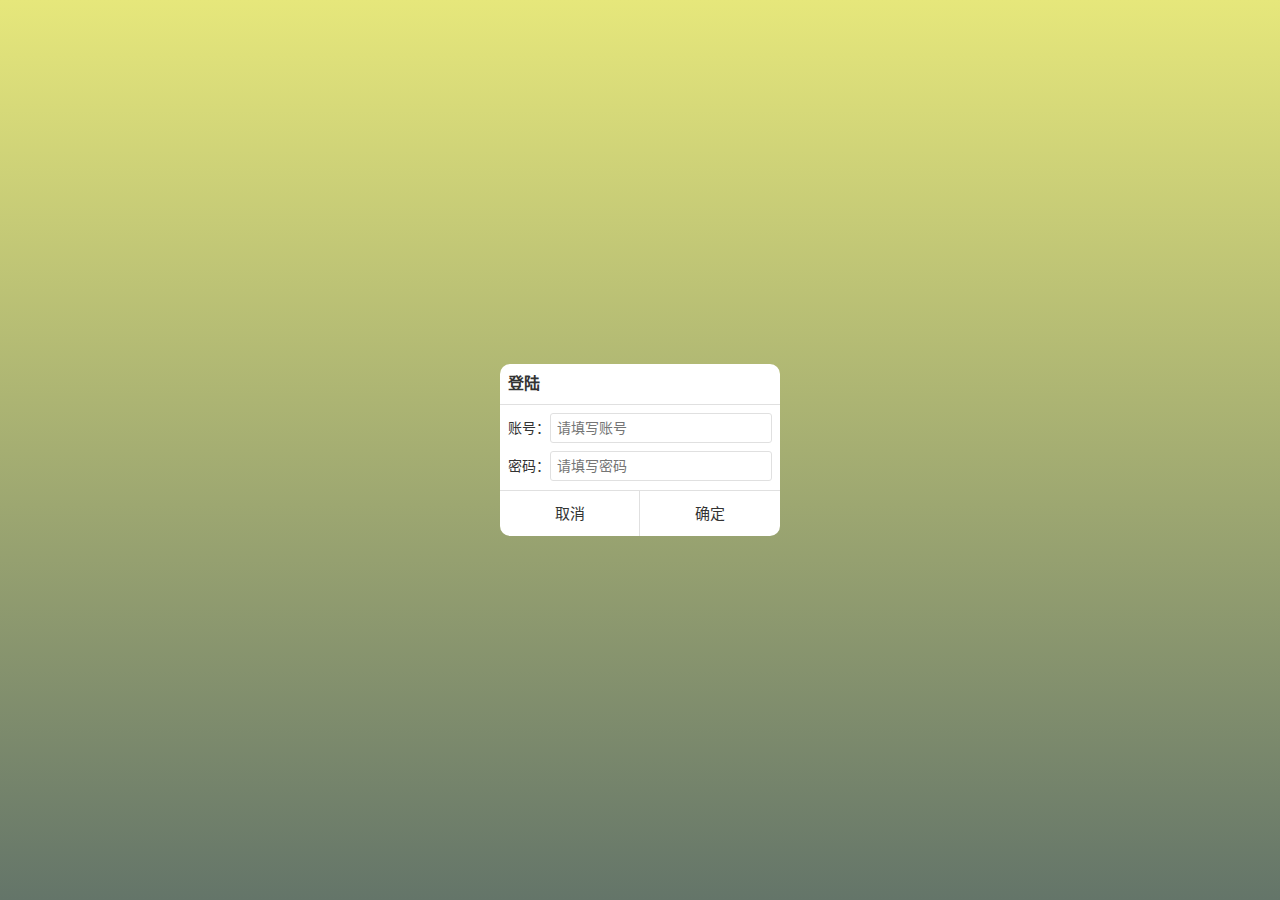
<file: 1/index.html>
<!DOCTYPE html>
<html lang="Zh-cn">
<head>
	<meta http-equiv="content-type" content="text/html;charset=utf-8" />
	<meta http-equiv="X-UA-Compatible" content="Chrome=1.0,IE=edge" />
	<meta name="viewport" content="width=device-width,initial-scale=1.0,user-scalable=no"/>
	<meta name="description" content=""/>
	<meta name="Keywords" content=""/>
	<meta name="renderer" content=""/>
	<title>登陆</title>
	<script type="text/javascript">
		(function(){
			//页面设配
			var doc = document.documentElement || document.body;
			var _width = doc.offsetWidth;
			_width = _width>640?640:_width;
			doc.style.fontSize = _width/6.4 + 'px';
			//添加页面自动触发点击背景色行为
			function addEvent(dom,type,handler){
				return dom.addEventListener?dom.addEventListener(type,handler,false):dom.attactEvent("on"+type,handler);
			};

			addEvent(window,'touchstart',function(){});
		})();
	</script>
	<style type="text/css">
	/*****
	*
	*
	*浏览器重置样式
	*
	******/
		body{
			font-size:14px;
			font-family:"Microsoft YaHei",Verdana,Arial,Helvetica,sans-serif;
			color:#333;
			display:block;
			background-color:rgba(0,0,0,1);
			margin:0px;
			padding:0px;
		}
		div,em,strong,p,span,a,input,ol,header,footer,article,aside,section,nav,table,tbody,tr,td,tbody,thead,mark,ul,li,ol,form{
			margin:0px;
			padding:0px;
			vertical-align:baseline;
			border:0px;
			font:inherit;
		}
		a{
			text-decoration:none;
			color:inherit;
		}
		img{
			border:0px;
		}
		button,input{
			outline:none;
			-webkit-appearance:none;
		}
		*{
			-webkit-box-sizing:border-box;
			-moz-box-sizing:border-box;
			box-sizing:border-box;
			-webkit-text-size-adjust:100%!important;
			text-size-adjust:100%!important;
			-webkit-tap-highlight-color:rgba(0,0,0,0)!important;
			tap-highlight-color:rgba(0,0,0,0)!important;
		}
		/*自适应图片*/
		.img-responsive{
			display:block;
			max-width:100%;
			height:auto;
			margin:0px auto;
		}
		/*文字省略显示*/
		.text-ellipsis{
			display:block;
			overflow:hidden;
			-webkit-text-overflow:ellipsis;
			-o-text-overflow:ellipsis;
			word-break:break-all;
			white-space:nowrap;
		}
		/*dlm活动背景样色即默认样式*/
		.dlm-bg-container{
			width:6.4rem;
			margin:0px auto;
			background-color:rgba(0,0,0,1);
			padding-bottom:15px;
		}
		/*圆角样式*/
		.border-radius-little{
			-webkit-border-radius:0.15rem;
			-moz-border-radius:0.15rem;
			-ms-border-radius:0.15rem;
			-o-border-radius:0.15rem;
			border-radius:0.15rem;
		}
		/*清除paddnig-bottom*/
		.padding-bottom-none{
			padding-bottom:0px!important;
		}
		/*盒子样式*/
		.sc-box{
			margin:0px auto;
			width:6.4rem;
			overflow:hidden;
		}



		/***
		*
		*
		*登陆窗样式
		*
		* css命名规范采用bem(Block Element Modified)
		*
		****/

		.sc-login-box{
			min-width:100%;
			min-height:100%;
			position:fixed;
			z-index:9;
			background: #e6e77b;
			background: -moz-linear-gradient(top,  #e6e77b 0%, #647569 100%);
			background: -webkit-gradient(linear, left top, left bottom, color-stop(0%,#e6e77b), color-stop(100%,#647569));
			background: -webkit-linear-gradient(top,  #e6e77b 0%,#647569 100%);
			background: -o-linear-gradient(top,  #e6e77b 0%,#647569 100%);
			background: -ms-linear-gradient(top,  #e6e77b 0%,#647569 100%);
			background: linear-gradient(to bottom,  #e6e77b 0%,#647569 100%);
			filter: progid:DXImageTransform.Microsoft.gradient( startColorstr='#000000', endColorstr='#647569',GradientType=0 );
		}
		:root .sc-login-box{filter:none;}
		.sc-login{
			position:absolute;
			left:50%;
			top:50%;
			-webkit-transform:translate(-50%,-50%);
			-moz-transform:translate(-50%,-50%);
			-ms-transform:translate(-50%,-50%);
			-o-transform:translate(-50%,-50%);
			transform:translate(-50%,-50%);
			max-width:280px;
			width:80%;
			color:#333;
			line-height:2.0em;
			font-weight:normal;
			background-color:#fff;
			-webkit-border-radius:0.10rem;
			-moz-border-radius:0.10rem;
			-o-border-radius:0.10rem;
			border-radius:0.10rem;
		}
		.sc-login__title{
			line-height:40px;
			font-size:16px;
			padding:0px 8px;
			border-bottom:1px solid #e0e0e0;
			margin:0px;
		}
		.sc-login__input{
			padding:0px 8px;
			padding-bottom:1px;
			border-bottom:1px solid #e0e0e0;
		}
		.sc-login__input > label{
			display:block;
			overflow:hidden;
			line-height:30px;
			font-size:14px;
			margin:8px 0px;
			position:relative;
			padding-left:3.0em;
		}
		.sc-login__input .label{
			display:block;
			position:absolute;
			left:0px;
			top:0px;
			width:3.0em;
			z-index:1;
		}
		.sc-login__input .input{
			border:1px solid #e0e0e0;
			width:100%;
			padding:4px 6px;
			line-height:20px;
			-webkit-border-radius:3px;
			-moz-border-radius:3px;
			-o-border-radius:3px;
			border-radius:3px;
		}
		.sc-login__btn{
			overflow:hidden;
			line-height:45px;
			text-align:center;
			font-size:15px;
			color:#333;
		}
		.sc-login__btn .btn{
			display:block;
			width:50%;
			float:left;
		}
		.sc-login__btn .btn:first-child{
			border-right:1px solid #e0e0e0;
		}
		.sc-login__btn .btn:active{
			background-color:#eee;
			color:#fff;
		}
	</style>
</head>
<body>

<!--包装容器 _start-->
<div class="sc-box sc-login-box">
	<div class="sc-login" id="sc-login">
		<h2 class="text-ellipsis sc-login__title">登陆</h2>
		<div class="sc-login__input">
			<label><span class="label">账号：</span><input class="input" type="text" placeholder="请填写账号"/></label>
			<label><span class="label">密码：</span><input class="input" type="password" placeholder="请填写密码"/></label>
		</div>
		<div class="sc-login__btn">
			<a class="login_cancel btn" href="javascript:void(0);" title="#">取消</a>
			<a class="login_ensure btn" href="javascript:void(0);" title="#">确定</a>
		</div>
	</div>
</div>
<!--包装容器 _end-->
<!-- <script type="text/javascript" src="./js/jquery.min.js"></script> -->
<!--进度条js-->
<!-- <script type="text/javascript" src="./js/process.js"></script> -->
<script type="text/javascript">
	/**
	*
	* 向外暴露一个接口Login，为了减少命名冲突，相关操作在其实例属性或者方法上执行
	*
	**/
	function Login(){
		this.init.apply(this,arguments);
	};
	Login.prototype = {
		/***
		*id参数用于获取login弹窗
		*config用于设置相关回调参数等
		*/
		init:function(id,config){
			var login_dom = (typeof id === 'string')?document.getElementById(id):id;
			if(!login_dom){
				return;
			};
			//登陆框隐藏操作
			function hide(){
				login_dom.style.display = 'none';
			};
			//点击取消按钮操作
			login_dom.querySelector('.login_cancel').onclick = function(){
				hide();
				if(config.cancel){
					config.cancel();
				};
			};
			//点击确定按钮操作
			login_dom.querySelector('.login_ensure').onclick = function(){
				hide();
				if(config.ensure){
					config.ensure();
				};
			};
		}
	};

	//注：实际使用过程中，根据需要写在window.onload或jquery的$回调函数里面调用
	setTimeout(function(){
		//调用
		new Login('sc-login',{
			cancel:function(){
				//点击取消按钮脚本 goes here
				console.log('取消');
			},
			ensure:function(){
				//点击确定按钮脚本 goes here
				console.log('确定');
			}
		});

	},0);
</script>
</body>
</html>
</file>
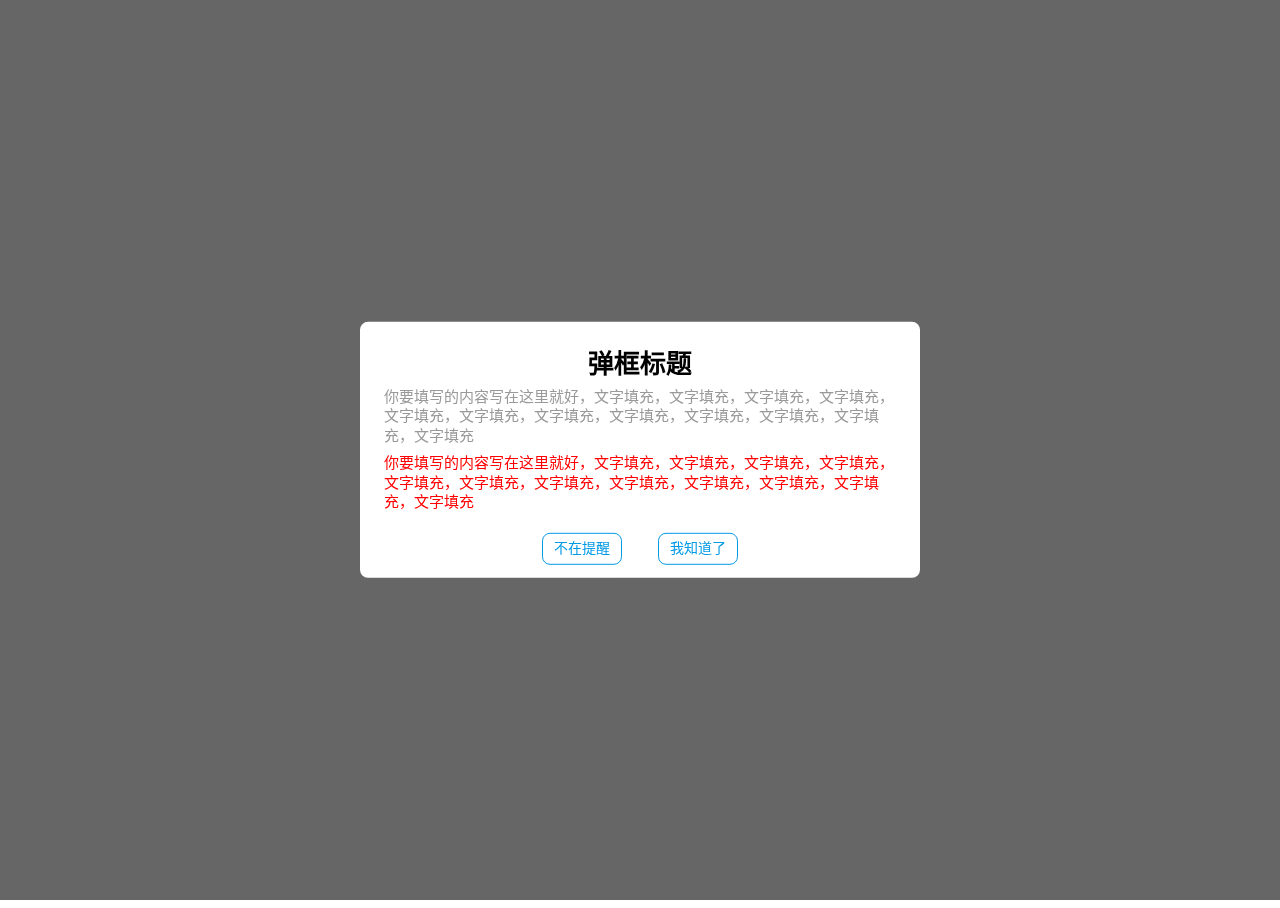
<file: 2/index.html>
<!DOCTYPE html>
<html lang="Zh-cn">
<head>
	<meta http-equiv="content-type" content="text/html;charset=utf-8"/>
	<meta http-equiv="X-UA-Compatible" content="IE=edge,Chrome=1.0"/>
	<meta name="viewport" content="width=device-width,initial-scale=1.0,user-scalable=no"/>
	<meta name="render" content="webkit"/>
	<meta name="Keywords" content=""/>
	<meta name="description" content=""/>
	<title>提交用户信息</title>


	<script type="text/javascript">
		function addEvent(dom,type,handler){
			return dom.addEventListener?dom.addEventListener(type,handler,false):dom.attachEvent("on"+type,handler);
		};
		addEvent(window,"click",function(){});
		//界面设配脚本
		(function(){
			var doc = document.documentElement || document.body;
			var _width = doc.offsetWidth;
			_width = _width>640?640:_width;
			doc.style.fontSize = _width/6.4 + 'px';			
		})();

		//弹框处理脚本
		function TkDetail(){
			this.init.apply(this,arguments);
		};
		TkDetail.prototype = {
			init:function(id,config){
				var _this = this;
				_this.wrap = typeof id === "string"?document.getElementById(id):id;
				var no_remind = document.getElementById('no-remind');
				//点击不再提醒触发的回调
				if(no_remind){
					no_remind.onclick = function(e){
						_this.disNone(e);
						if(config.noRemind){
							config.noRemind.apply(_this,arguments);
						};
					};					
				};
				//点击我知道了触发的回调
				var already_know = document.getElementById('already-know');
				if(already_know){
					already_know.onclick = function(e){
						_this.disNone(e);
						if(config.alreadyKnow){
							config.alreadyKnow.apply(_this,arguments);
						};
					};
				};
			},
			//阻止冒泡
			stopPropagation : function(e){
				var e = e || window.event;
				if(e.stopPropagation){
					e.stopPropagation();
				}else{
					e.cancelBubble = true;
				};
			},
			//隐藏弹框
			disNone : function(e){
				var _this = this;
				this.stopPropagation(e);
				this.wrap.style.display = 'none';
			}
		};

		//执行脚本
		window.onload = function(){
			//调用方式
			new TkDetail('vote_ensure',{
				//点击不再提醒触发的回调
				noRemind:function(){
					console.log('不在提醒！');
				},
				//点击我知道了触发的回调
				alreadyKnow:function(){
					console.log('我知道了！');
				}
			});
			//这段脚本，正式版本的删除，换成其它脚本点击触发弹框显示
			document.body.onclick = function(){
				document.getElementById('vote_ensure').style.display = 'block';
			}
		};

	</script>
	<style type="text/css">
		/*****
		*
		*
		* 注，这个组件css和html部分是在we ui的基础上修改的
		*
		*
		*/
		/*确认投票样式*/
		.user_vote_ensure{
			opacity:1;
			filter:alpha(opacity=100);
			font-size:16px;
			// display:none;
		}
		.user_vote_ensure ._mask{
			position: fixed;
		    z-index: 1000;
		    top: 0;
		    right: 0;
		    left: 0;
		    bottom: 0;
		    background: rgba(0, 0, 0, 0.6);
		}
		.user_vote_ensure .dialog_block{
			position: fixed;
		    z-index: 5000;
		    width: 80%;
		    max-width: 300px;
		    top: 50%;
		    left: 50%;
		    -webkit-transform: translate(-50%, -50%);
		    transform: translate(-50%, -50%);
		    background-color: #FFFFFF;
		    text-align: center;
		    border-radius: 3px;
		    overflow: hidden;
		}
		.dialog_block .title{
			padding: 1.3em 1.6em 0.5em;
		}
		.dialog_block .txt_tips{
			padding: 0 1.6em 0.8em;
		    min-height: 40px;
		    font-size: 15px;
		    line-height: 1.3;
		    word-wrap: break-word;
		    word-break: break-all;
		    color: #999999;
		}
		.dialog_block .title .txt{
			font-size:18px;
			font-weight:400;
		}
		.dialog_block .dialog_btn{
			position: relative;
		    line-height: 48px;
		    font-size: 18px;
		    display: -webkit-box;
		    display: -webkit-flex;
		    display: flex;
		}
		.dialog_block .dialog_btn:after{
			content: " ";
		    position: absolute;
		    left: 0;
		    top: 0;
		    right: 0;
		    height: 1px;
		    border-top: 1px solid #D5D5D6;
		    color: #D5D5D6;
		    -webkit-transform-origin: 0 0;
		    transform-origin: 0 0;
		    -webkit-transform: scaleY(0.5);
		    transform: scaleY(0.5);
		}
		.dialog_btn .d_btn{
			display: block;
		    -webkit-box-flex: 1;
		    -webkit-flex: 1;
		    flex: 1;
		    color: #3CC51F;
		    text-decoration: none;
		    -webkit-tap-highlight-color: rgba(0, 0, 0, 0);
		    position: relative;
		}
		.d_btn.d_cancel{
			color:#353535;
		}
		.d_btn.d_sure:after{
			content: " ";
		    position: absolute;
		    left: 0;
		    top: 0;
		    width: 1px;
		    bottom: 0;
		    border-left: 1px solid #D5D5D6;
		    color: #D5D5D6;
		    -webkit-transform-origin: 0 0;
		    transform-origin: 0 0;
		    -webkit-transform: scaleX(0.5);
		    transform: scaleX(0.5);
		}
		#votedUser{
			color:#cda750;
		}
		/*2017-03-28 更新样式开始*/
		/**
		*
		* 使用bem构造css
		*
		*/
		.dialog-zdy{
			text-align: center;
			padding-bottom: 0.6em;
		}
		.dialog-zdy__box{
			display: inline-block;
			width: 14em;
			font-size: 14px;
			line-height: 30px;
		}
		.dialog-zdy__box:after{
			content: '';
			overflow: hidden;
			visibility: hidden;
			clear: both;
			height: 0px;
			display: block;
		}
		.dialog-zdy__btn{
			float: left;
			display: block;
			text-decoration: none;
			color: #029AE5;
			padding: 0em 0.8em;
			border: 1px solid #029AE5;
			-webkit-border-radius: 8px;
			-moz-border-radius: 8px;
			-ms-border-radius: 8px;
			-o-border-radius: 8px;
			border-radius: 8px;
			cursor: pointer;
			overflow: hidden;
			outline: none;
			-webkit-tap-highlight-color: rgba(0,0,0,0)!important;
			tap-highlight-color: rgba(0,0,0,0)!important;
		}
		.dialog-zdy__btn:active{
			background-color: #eee;
		}
		.dialog-zdy__btn:last-child{
			float: right;
		}
		.dialog-z-text{
			text-align: left;
		}
		.dialog-z-text__text{
			padding-bottom: 8px;
			margin: 0px;
		}
		.dialog-z-text__text_red{
			color: #ff0101;
		}
		.dialog-box-zdy{
			max-width: 560px!important;
			-webkit-border-radius: 8px!important;
			-moz-border-radius: 8px!important;
			border-radius: 8px!important;
		}
		html,body{
			display: block;
			height: 100%;
		}
		/*2017-03-28 更新样式结束*/
	</style>
</head>
<body>



<!--用户确认弹框-->
  <div class="user_vote_ensure" id="vote_ensure">
    <div class="_mask"></div>
    <div class="dialog_block dialog-box-zdy">
      <div class="title"> <strong class="txt" style="font-weight:bold;font-size:26px;">弹框标题</strong></div>

      <div class="txt_tips dialog-z-text">
      	<p class="dialog-z-text__text">你要填写的内容写在这里就好，文字填充，文字填充，文字填充，文字填充，文字填充，文字填充，文字填充，文字填充，文字填充，文字填充，文字填充，文字填充</p>
      	<p class="dialog-z-text__text dialog-z-text__text_red">你要填写的内容写在这里就好，文字填充，文字填充，文字填充，文字填充，文字填充，文字填充，文字填充，文字填充，文字填充，文字填充，文字填充，文字填充</p>
      </div>
      <div class="dialog-zdy">
      	<div class="dialog-zdy__box">
      		<a class="dialog-zdy__btn" id="no-remind" href="javascript:void(0);">不在提醒</a>
      		<a class="dialog-zdy__btn" id="already-know" href="javascript:void(0);">我知道了</a>
      	</div>
      </div>
<!--       <div class="dialog_btn">
        <a class="d_btn d_cancel" href="javascript:void(0);" title="#">取消</a>
        <a class="d_btn d_sure" href="javascript:void(0);" title="#">确认</a>
      </div> -->
    </div>
  </div>


</body>
</html>
</file>
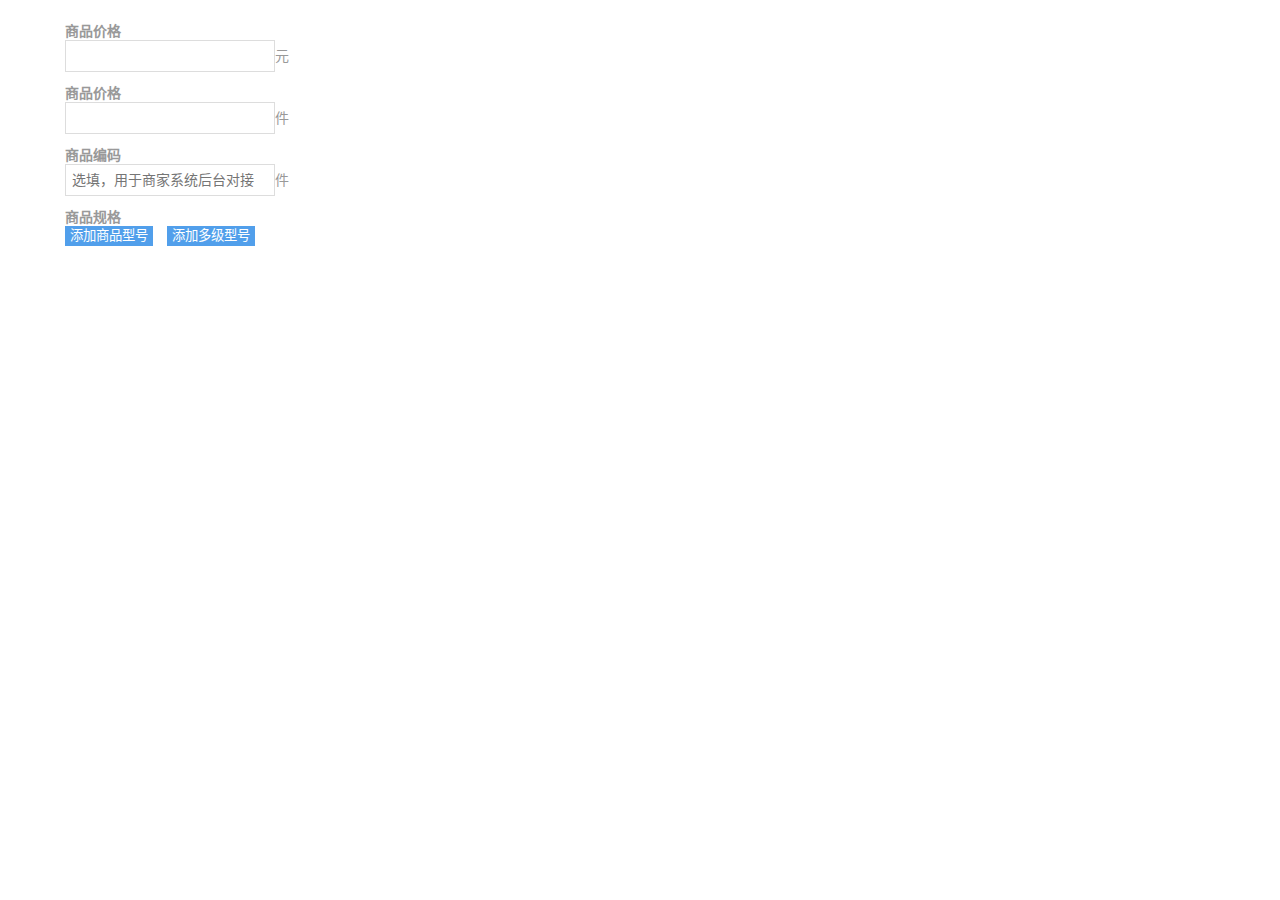
<file: 4/index.html>
<!DOCTYPE html>
<html lang="Zh-cn">
<head>
	<meta http-equiv="content-type" content="text/html;charset=utf-8"/>
	<meta http-equiv="X-UA-Compatible" content="IE=edge,Chrome=1.0"/>
	<meta name="webkit" content="renderer"/>
	<meta name="Keywords" content=""/>
	<meta name="description" content=""/>
	<link rel="stylesheet" type="text/css" href="reset.css">
	<link rel="stylesheet" type="text/css" href="style.css">
	<title>商品属性规格添加</title>
</head>
<body>
<div class="SP">
	<div id="primary_data_wrap">
		<div class="sp__item">
			<h4>商品价格</h4>
			<input type="text"/>元
		</div>
		<div class="sp__item">
			<h4>商品价格</h4>
			<input type="text"/>件
		</div>
		<div class="sp__item">
			<h4>商品编码</h4>
			<input type="text" placeholder="选填，用于商家系统后台对接"/>件
		</div>
	</div>
	<div id="second_data_wrap">
		<div class="sp__item">
			<h4>商品规格</h4>
			<div class="mup-spec" id="mup-spec">
<!-- 				<div class="mup-spec__item" origin-ref-data="颜色">
					<h5>颜色：</h5>
					<div class="_nav">
						<ul><li class="active" origin-data="红色">红色</li><li origin-data="绿色">绿色</li></ul>
					</div>
					<div><input type="text"/><button>新建</button></div>
				</div> -->
			</div>
		</div>
		<div class="sp__item" id="change_wrap2">
			<button>修改多级型号</button>
		</div>
	</div>
	<div class="sp__item">
		<h4 id="yc_title" style="display:none;">商品型号</h4>
		<table id="sp__table">
		</table>
	</div>
	<div class="sp__item" id="change_wrap1">
		<h4>商品规格</h4>
		<button id="singleSpec">添加商品型号</button>
		<button id="add_spec">添加多级型号</button>
	</div>
</div>

<!--弹框 start-->
<div class="tk" id="tk">
	<div class="tk__mask"></div>
	<div class="tk__wrap">
		<h2 class="tk__title">选择商品型号</h2>
		<div class="tk__option">
			<ul id="a_m">
<!-- 				<li>内存</li>
				<li>尺寸</li>
				<li>颜色</li> -->
			</ul>
			<div class="_input">
				<input id="new_spec_input" type="text"/><a id="add_new_spec" class="btn" href="javascript:void(0);" title="#">新建</a>
			</div>
		</div>
		<div class="tk__bottom">
			<button id="jmclose_tk" type="button">取消</button>
			<button id="close_tk" type="button" class="ensure">确定</button>
		</div>
	</div>
</div>
<!--弹框 end-->
<script type="text/javascript" src="jquery.min.js"></script>
<script type="text/javascript">
	//这里模拟一个后台数据
	var alternative_models_data = [
		//尺寸
		{
			model_name:'尺寸',
			alternative_data:['X','S','M'],
			is_currentUse:false	
		},
		//颜色
		{
			model_name:'颜色',
			alternative_data:['红色','绿色','蓝色'],
			is_currentUse:false
		},
		//内存
		{
			model_name:'内存',
			alternative_data:['8G','16G'],
			is_currentUse:false
		}

	];

	//模拟数据的深赋值，用于保存更改之前的原有数据
	//默认值为null
	var origin_mock_data = null; 
	$(function(){
		//添加商品型号
		//是否单一商品型号
		var isSingle = true;
		//是否单一型号添加过
		var singled = false;
		//是否第一次添加商品多级属性
		var isFirstTimeAddMulLevel = true;
		//待更新表格数数据，
		var will_update_table_data = [];
		//定义一个更新表格的data模型
		var update_table_data_model = [];
		//非正常关闭弹框
		$("#close_tk").click(function(){
			if(!is_current_multple_level()){
				alert('请选择一个分类');
				return;
			};
			$('#tk').fadeOut('slow');
			var is_data_change = false;
			//清空table操作
			//首先如果当前有可以选择型号，就清空table，否则不执行操作
			//更改脚本，判断当前是否数据模型是否有改动，有则执行脚本，无则退出
			if(alternative_models_data.length != origin_mock_data.length ){
				is_data_change = true;
			}else{
				for(var $i = 0,len = alternative_models_data.length;$i<len;$i++){
					if(origin_mock_data[$i].model_name == alternative_models_data[$i].model_name){
						if(origin_mock_data[$i].is_currentUse != alternative_models_data[$i].is_currentUse){
							is_data_change = true;
							break;
						};
					};
				};
				origin_mock_data = null;
				origin_mock_data = JSON.parse(JSON.stringify(alternative_models_data));
			};
			if(is_data_change){
				//清空缓存数组
				update_table_data_model = [];
				$("#sp__table").empty();
				$("#mup-spec").empty();
				if(isFirstTimeAddMulLevel){
					$("#primary_data_wrap").css('display','none');
					$("#sp__table").empty();
					$("#change_wrap1").css('display','block');
					$("#change_wrap1").css('display','none');				
					isFirstTimeAddMulLevel = false;
				};
				update_table();
				var crr = get_mul_level_arr();
				will_update_table_data = [];
				for(var jn = 0,jlen = crr.length;jn<jlen;jn++){
					var jobj = {};
					jobj.model_name = crr[jn];
					jobj.alternative_data = [];
					will_update_table_data.push(jobj);
				};
				to_render_model();
			};

		});
		function will_data_update(){
			var crr = get_mul_level_arr();
			will_update_table_data = [];
			for(var jn = 0,jlen = crr.length;jn<jlen;jn++){
				var jobj = {};
				jobj.model_name = crr[jn];
				jobj.alternative_data = [];
				will_update_table_data.push(jobj);
			};
		};
		//更新表格
		function update_table(){
			var arr = get_mul_level_arr();
			var str = '';
			for(var i = 0,len = arr.length;i<len;i++){
				str += '<th origin-data=\"'+arr[i]+'\">'+arr[i]+'</th>';
			};
			str += '<th>价格</th><th>库存</th><th>商品编码</th>';
			$("<thead><tr>"+str+"</tr></thead>").appendTo($("#sp__table"));
			$("#sp__table").css('display','table');
			$("<tbody><tr><td colSpan="+(arr.length+3)+"><div style=\"text-align:center;\">请添加商品规格</div></td></tr></tbody>").appendTo($("#sp__table"));
		};
		//用户删除商品属性值
		$("#mup-spec").on('click','ul li i',function(e){
			e.stopPropagation();
			//获取属性、
			$type = $(this).parent().parent().parent().parent().attr('origin-ref-data');
			//获取属性值
			$typeVal = $(this).parent().attr('origin-data');
			//删除相应属性值
			for(var i = 0,len = alternative_models_data.length;i<len;i++){
				if($type == alternative_models_data[i].model_name){
					for(var j = 0,len1 = alternative_models_data[i].alternative_data.length;j<len1;j++){
						if(alternative_models_data[i].alternative_data[j] == $typeVal){
							alternative_models_data[i].alternative_data.splice(j,1);
							break;
						};
					};
					//重新更新 ul li
					var str = '';
					for(var z = 0,len2 = alternative_models_data[i].alternative_data.length;z<len2;z++){
						str += '<li origin-data=\"'+alternative_models_data[i].alternative_data[z]+'\">'+alternative_models_data[i].alternative_data[z]+'<i></i></li>'
					};
					var $parent = $(this).parent().parent();
					//添加样式
					$parent.empty();
					$(str).appendTo($parent);
					$parent.children('li').each(function(){
						for(var i = 0,len = will_update_table_data.length;i<len;i++){
							if($type == will_update_table_data[i].model_name){
								for(var j = 0,len1 = will_update_table_data[i].alternative_data.length;j<len1;j++){
									if($(this).attr('origin-data') == will_update_table_data[i].alternative_data[j]){
										$(this).addClass('active');
										break;
									};
								};
								break;
							};
						};
					});
					break;
				};
			};
			//更新will_update_table_data
			for(var zm = 0,len3 = will_update_table_data.length;zm<len3;zm++){
				if(will_update_table_data[zm].model_name == $type){
					for(var jm = 0,len4 = will_update_table_data[zm].alternative_data.length;jm<len4;jm++){
						if(will_update_table_data[zm].alternative_data[jm] == $typeVal){
							will_update_table_data[zm].alternative_data.splice(jm,1);
							break;
						}
						// break;
					};
					break;
				};
			};
			// console.log(alternative_models_data);
			update_table_when_click_li();

		});
		//点击li的时候更新表格
		function update_table_when_click_li(){
			var arr = [];
				var is_null = false;
				for(var i = 0,len = will_update_table_data.length;i<len;i++){
					arr.push(will_update_table_data[i].alternative_data);
					if(will_update_table_data[i].alternative_data.length == 0){
						is_null = true;
					}
				};
				var brr = get_mul_level_arr();
				if(arr.length == brr.length &&　!is_null){
					// var r = allPossibleCases(arr);
					var rr = combinations(arr);
					var tempArr = (function(){
						var arr = [];
						for(var i = 0,len = rr.length;i<len;i++){
							var obj = {};
							obj.dataArray = rr[i];
							//价格
							obj.jg = '';
							//库存
							obj.kc = '';
							//编码
							obj.bm = '';
							arr.push(obj);
						};
						return arr;
					})();
					console.log(tempArr);
					// console.log(rr);
					$("#sp__table tbody").empty();
					// insert_data_to_table(rr);
					//插入之前先做一个对比，不能改动之前的数据
					get_diff_object_array(tempArr,update_table_data_model);
					insert_data2_to_table(tempArr);
					//最后再把这个数据缓存起来
					update_table_data_model = tempArr;
				}else{
					$("#sp__table tbody").empty();
					$("<tr><td colSpan="+(brr.length+3)+"><div style=\"text-align:center;\">请添加商品规格</div></td></tr>").appendTo($("#sp__table tbody"));
				};
		};
		//对比两个数组对象
		function get_diff_object_array(arr1,arr2){
			//arr1 是新产生的数组
			//arr2 是以前的缓存数组
			for(var i = 0,len = arr1.length;i<len;i++){
				for(var j = 0,len1 = arr2.length;j<len1;j++){
					if(arraysEqual(arr1[i].dataArray,arr2[j].dataArray)){
						arr1[i].jg = arr2[j].jg;
						arr1[i].kc = arr2[j].kc;
						arr1[i].bm = arr2[j].bm;
						break;
					};
				};
			};
		};
		//插入数据到表格模式2
		function insert_data2_to_table(data){
			var str = '';
			for(var i = 0,len = data.length;i<len;i++){
				var arr = data[i].dataArray;
				str += '<tr>';
				for(var j = 0,len1 = arr.length;j<len1;j++){
					str += '<td>'+arr[j]+'</td>';
				};
				var data_ref = data[i].dataArray.join(','); 
				str += '<td><input data-ref="'+data_ref+'" origin-data=\"jg\" value=\"'+data[i].jg+'\" type="text"/></td><td><input data-ref="'+data_ref+'" value=\"'+data[i].kc+'\" origin-data=\"kc\" type=\"text\"/></td><td><input data-ref="'+data_ref+'" origin-data=\"bm\" value=\"'+data[i].bm+'\" type=\"text\"/></td></tr>';
			};
			var _len = get_mul_level_arr().length;
			str += '<tr><td colSpan=\"'+_len+'\">批量修改</td><td><input id="pljg" type="text"/></td><td><input id="plkc" type="text"/></td><td><input id="plbm" type="text"/></td></tr>'
			$(str).appendTo($("#sp__table tbody"));
		};
		//当表单更新的时候去更新缓存数组
		$("#sp__table").on('change','input[origin-data="jg"]',function(){
			var $type = $(this).attr('data-ref');
			var $val = $(this).val();
			update_temp_table('jg',$type,$val);
		});
		$("#sp__table").on('change','input[origin-data="kc"]',function(){
			var $type = $(this).attr('data-ref');
			var $val = $(this).val();
			update_temp_table('kc',$type,$val);
		});
		$("#sp__table").on('change','input[origin-data="bm"]',function(){
			var $type = $(this).attr('data-ref');
			var $val = $(this).val();
			update_temp_table('bm',$type,$val);
		});
		function update_temp_table(type,refType,val){
			for(var i = 0,len = update_table_data_model.length;i<len;i++){
				var arr = refType.split(',');
				if(arraysEqual(arr,update_table_data_model[i].dataArray)){
					update_table_data_model[i][type] = val;
					break;
				};
			};
			console.log(update_table_data_model);
		};
		//用户更新商品属性
		$("#mup-spec").on('click','ul li',function(){
			$val = $(this).attr('origin-data');
			if($(this).hasClass('active')){
				$(this).removeClass('active');
			}else{
				$(this).addClass('active');
			};
			//获得当前可使用的商品属性集合
			//获取属性
			$attr = $(this).parent().parent().parent().attr('origin-ref-data');
			//判断will_updata_table_data是否含有$attr属性
			var is_has_attr = false;
			var is_REPEAT = false;
			for(var i = 0,len = will_update_table_data.length;i<len;i++){
				if(will_update_table_data[i].model_name == $attr){
					is_has_attr = true;
					break;
				};
			};
			// console.log(will_update_table_data);
			if(is_has_attr){
				for(var j = 0,len1 = will_update_table_data.length;j<len1;j++){
					if(will_update_table_data[j].model_name == $attr){
						for(var z = 0,len2 = will_update_table_data[j].alternative_data.length;z<len2;z++){
							if(will_update_table_data[j].alternative_data[z] == $val){
								will_update_table_data[j].alternative_data.splice(z,1);
								is_REPEAT = true;
								break;
								return;
							};
						};
						if(!is_REPEAT){
							will_update_table_data[j].alternative_data.push($val);
						}
						break;
					};
				};
			}else{
				var obj = {};
				obj.model_name = $attr;
				obj.alternative_data = [];
				obj.alternative_data.push($val);
				will_update_table_data.push(obj);
			};
			update_table_when_click_li();
		});
		//想向表格里面插入属性
		function insert_data_to_table(data){
			var str = '';
			for(var i = 0,len = data.length;i<len;i++){
				var arr = data[i];
				str += '<tr>';
				for(var j = 0,len1 = arr.length;j<len1;j++){
					str += '<td>'+arr[j]+'</td>';
				};
				str += '<td><input origin-data="jg" type="text"/></td><td><input origin-data="kc" type="text"/></td><td><input origin-data="bm" type="text"/></td></tr>';
			};
			var _len = get_mul_level_arr().length;
			str += '<tr><td colSpan=\"'+_len+'\">批量修改</td><td><input id="pljg" type="text"/></td><td><input id="plkc" type="text"/></td><td><input id="plbm" type="text"/></td></tr>'
			$(str).appendTo($("#sp__table tbody"));
		};

		//批量修改操作
		$("#sp__table").on('change','#pljg',function(){
			var $val = $(this).val();
			$("#sp__table input[origin-data='jg']").val($val);
		});
		$("#sp__table").on('change','#plkc',function(){
			var $val = $(this).val();
			$("#sp__table input[origin-data='kc']").val($val);
		});
		$("#sp__table").on('change','#plbm',function(){
			var $val = $(this).val();
			$("#sp__table input[origin-data='bm']").val($val);
		});
		//用户自定一个更新规格属性
		$("#mup-spec").on('click','.mup-spec__item button',function(){
			//获取表单值
			var $input = $(this).parent().children('input').val();
			//是否添加重复属性
			var is_repeat = false;
			if($input){
				//获取爷爷节点
				$grandfather = $(this).parent().parent();
				//得到爷爷节点的mode
				$_model = $grandfather.attr('origin-ref-data');
				for(var i = 0,len = alternative_models_data.length;i<len;i++){
					if($_model == alternative_models_data[i].model_name){	
						for(var j = 0,len1 = alternative_models_data[i].alternative_data.length;j<len1;j++){
							if($input == alternative_models_data[i].alternative_data[j]){
								is_repeat = true;
								alert('请不要重复添加属性！');
								break;
							};
						};
						if(!is_repeat){
							alternative_models_data[i].alternative_data.push($input);
							var $dom = $(this).parent().parent().children('._nav').children('ul');
							$dom.append("<li origin-data=\'"+$input+"\'>"+$input+"<i></i></li>");
						};
						break;
					};
				};
			};
		});
		//静默地关闭弹框
		$("#jmclose_tk").click(function(){
			$("#tk").fadeOut('slow');
			alternative_models_data = JSON.parse(JSON.stringify(origin_mock_data));
		});
		$("#change_wrap2 button").click(function(){
			origin_mock_data = JSON.parse(JSON.stringify(alternative_models_data));
			$("#tk").fadeIn('slow');
			$("#a_m li").each(function(){
				var type = $(this).attr('origin-data');
				for(var i= 0,len = alternative_models_data.length;i<len;i++){
					if(alternative_models_data[i].model_name == type){
						if(alternative_models_data[i].is_currentUse == true){
							$(this).addClass('active');
						}else{
							$(this).removeClass('active');
						};
						break;
					};
				};
			});
		});

		$("#singleSpec").click(function(){
			$('#yc_title').css('display','block');
			if(singled){
				var str = '<tr>\n'+
						'<td><input type=\"text\"/></td>\n'+
						'<td><input type=\"text\"/></td>\n'+
						'<td><input type=\"text\"/></td>\n'+
						'<td><input type=\"text\"/></td>\n'+
						'<td>+</td>\n'+
						'<td>操作</td></tr>';
				$(str).appendTo($("#sp__table tbody"));
			}else{
				$("#primary_data_wrap").css('display','none');
				$("#sp__table").css('display','table');
				var str = '<thead><tr>\n'+
						'<th>型号</th><th>编码</th><th>价格</th><th>库存</th><th>图片</th><th>操作</th>\n'+
				+'</tr></thead>';
				str +=  '<tbody><tr>\n'+
						'<td><input type=\"text\"/></td>\n'+
						'<td><input type=\"text\"/></td>\n'+
						'<td><input type=\"text\"/></td>\n'+
						'<td><input type=\"text\"/></td>\n'+
						'<td>+</td>\n'+
						'<td>操作</td></tr></tbody>';
				$(str).appendTo($("#sp__table "));
				singled = true;
			};
		});

		//添加多级型号
		$("#add_spec").click(function(){
			origin_mock_data = null;
			origin_mock_data = JSON.parse(JSON.stringify(alternative_models_data));
			$("#tk").fadeIn('slow');
			update_tk_list();
		});

		//更新弹框属性列表
		function update_tk_list(){
			$("#a_m").empty();
			var str = alternative_models_data.map(function(item){
				if(item.is_currentUse){
					return "<li class=\"active\" origin-data=\""+item.model_name+"\">"+item.model_name+"<i></i></li>";
				}else{
					return "<li origin-data=\""+item.model_name+"\">"+item.model_name+"<i></i></li>";
				};
			});
			str = str.join(' ');
			$(str).appendTo($("#a_m"));
		};

		//增加一种型号
		$("#add_new_spec").click(function(){
			var val = $("#new_spec_input").val();
			if(!val){
				alert('请输入型号名');
			}else{
				alternative_models_data.push({
					model_name:val,
					alternative_data:[],
					is_currentUse:false
				});
				$("#a_m").append("<li origin-data="+val+">"+val+"<i></i></li>");
			};
			
		});

		//型号的选择操作
		$("#a_m").on('click','li',function(){
			var $this = $(this);
			if($this.hasClass('active')){
				$this.removeClass('active');
				change_no_current($this.attr('origin-data'));
			}else{
				$this.addClass('active');
				change_be_current($this.attr('origin-data'));
			};
		});
		$("#a_m").on('click','li i',function(e){
			//获取属性
			var $val = $(this).parent().attr('origin-data');
			for(var i = 0,len = alternative_models_data.length;i<len;i++){
				if($val == alternative_models_data[i].model_name){
					alternative_models_data.splice(i,1);
					break;
				};
			};
			update_tk_list();
			// console.log(alternative_models_data);
			e.stopPropagation();
		});
		//修改alternative_models_data不是当前的使用型号
		function change_no_current(data){
			var origin = alternative_models_data.slice();
			var arr = origin.map(function(item){
				if(item.model_name == data){
					item.is_currentUse = false;
				};
				return item;
			});
			alternative_models_data = arr;
		};
		//增加alternative_models_data不是当前的使用型号
		function change_be_current(data){
			var origin = alternative_models_data.slice();
			var arr = origin.map(function(item){
				if(item.model_name == data){
					item.is_currentUse = true;
				};
				return item;
			});
			alternative_models_data = arr;
		};

		//判断当前是否选择多级型号操作
		function is_current_multple_level(){
			var is_has = false;
			for(var i = 0,len = alternative_models_data.length;i<len;i++){
				if(alternative_models_data[i].is_currentUse == true){
					is_has = true;
					break;
				};
			};
			return is_has;
		};

		//得到可用多级商品属性集合
		function get_mul_level_arr(){
			var arr = [];
			for(var i = 0,len = alternative_models_data.length;i<len;i++){
				if(alternative_models_data[i].is_currentUse == true){
					arr.push(alternative_models_data[i].model_name);
				};
			};
			return arr;
		};

		//向页面渲染多型号
		function to_render_model(){
			var arr = [];
			var str = '';
			for(var i = 0,len = alternative_models_data.length;i<len;i++){
				if(alternative_models_data[i].is_currentUse == true){
					arr.push(alternative_models_data[i]);
				};
			};
			if(arr.length > 0){
				$("#second_data_wrap").css('display','block');
				for(var j = 0,len1 = arr.length;j<len1;j++){
					str += '<div class=\"mup-spec__item\" origin-ref-data=\"'+arr[j].model_name+'\">\n'+
						'<h5>'+arr[j].model_name+'：</h5>\n'+
						'<div class=\"_nav\">\n'+
						'<ul>';
					for(var z = 0,len2 = arr[j].alternative_data.length;z<len2;z++){
						str += '<li origin-data=\"'+arr[j].alternative_data[z]+'\">\n'+
							arr[j].alternative_data[z]+'<i></i></li>';
					};
					str += '</ul></div>\n'+
					'<div><input type=\"text\" /><button>新建</button></div></div>';
				};
				$(str).appendTo($("#mup-spec"));
			};

		};

	});



//得到两个数组之差




// var allArrays = [['a', 'b'], ['c', 'z'], ['d', 'e', 'f']];

 function allPossibleCases(arr) {
  if (arr.length === 0) {
    return [];
  } 
else if (arr.length ===1){
return arr[0];
}
else {
    var result = [];
    var allCasesOfRest = allPossibleCases(arr.slice(1));  // recur with the rest of array
    for (var c in allCasesOfRest) {
      for (var i = 0; i < arr[0].length; i++) {
        result.push((arr[0][i] +','+ allCasesOfRest[c]).split(','));
      }
    }
    return result;
  }

};



// Arbitrary base x number class 
var BaseX = function(initRadix){
    this.radix     = initRadix ? initRadix : 1;    
    this.value     = 0;
    this.increment = function(){
        return( (this.value = (this.value + 1) % this.radix) === 0);
    }
};

function combinations(input){
    var output    = [],    // Array containing the resulting combinations
        counters  = [],    // Array of counters corresponding to our input arrays
        remainder = false, // Did adding one cause the previous digit to rollover?
        temp;              // Holds one combination to be pushed into the output array

    // Initialize the counters
    for( var i = input.length-1; i >= 0; i-- ){
        counters.unshift(new BaseX(input[i].length));
    }

    // Get all possible combinations
    // Loop through until the first counter rolls over
    while( !remainder ){
        temp      = [];   // Reset the temporary value collection array
        remainder = true; // Always increment the last array counter

        // Process each of the arrays
        for( i = input.length-1; i >= 0; i-- ){
            temp.unshift(input[i][counters[i].value]); // Add this array's value to the result

            // If the counter to the right rolled over, increment this one.
            if( remainder ){
                remainder = counters[i].increment();
            }
        }
        output.push(temp); // Collect the results.
    }

    return output;
};

// Input is an array of arrays
// console.log(combinations([[0,1], [0,1,2,3], [0,1,2]]));
// var r=allPossibleCases(allArrays);
// console.log(r);



function arraysEqual(arr1, arr2) {
    if(arr1.length !== arr2.length)
        return false;
    for(var i = arr1.length; i--;) {
        if(arr1[i] !== arr2[i])
            return false;
    }

    return true;
};
</script>
</body>
</html>
</file>
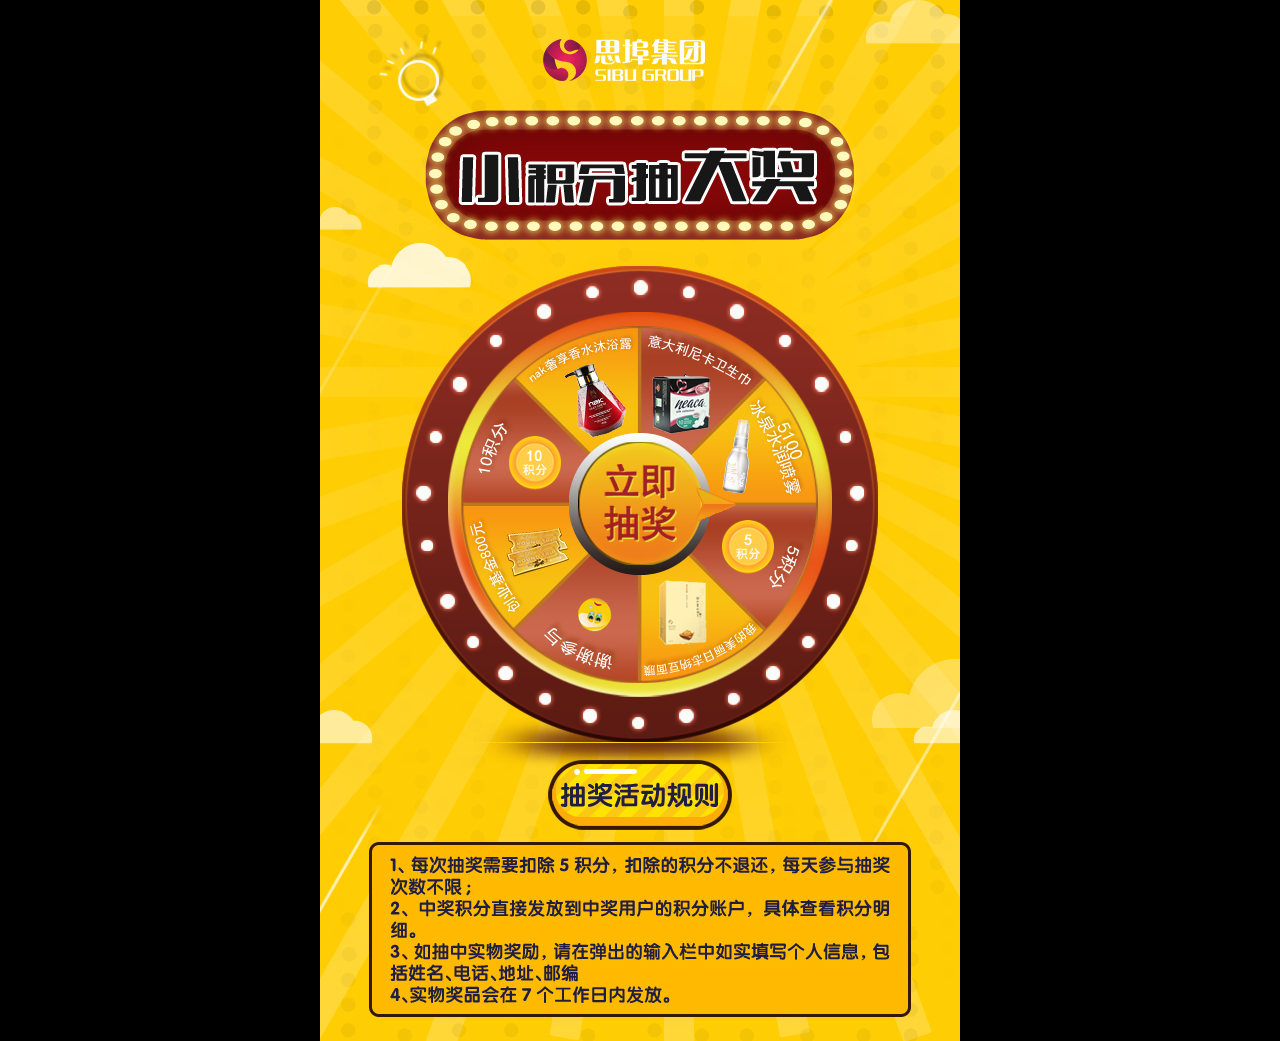
<file: 5/integralLuckDraw.html>
<!doctype html>
<html>
<head>
	<meta http-equiv="content-type" content="text/html;charset=utf-8"/>
	<meta http-equiv="X-UA-Compatible" content="IE=edge,Chrome=1.0"/>
	<meta name="viewport" content="width=device-width,initial-scale=1.0,user-scalable=no"/>
	<meta name="Keywords" content=""/>
	<meta name="description" content=""/>
	<meta name="renderer" content="webkit"/>
	<title>积分兑换——抽奖</title>
	<link rel="stylesheet" type="text/css" href="./css/reset.css"/>
	<link rel="stylesheet" type="text/css" href="./css/integral.css"/>
	<script type="text/javascript">
		(function(){
			//屏幕匹配
			var doc = document.body || document.documentElement;
			var _width = doc.offsetWidth;
			_width = _width>640?640:_width;
			doc.style.fontSize = _width/6.4 + 'px';

			//手机屏幕点击触摸提示
			function addEvent(dom,type,handler){
				return dom.addEventListener?dom.addEventListener(type,handler,false):dom.attactEvent("on"+type,handler);
			};
			addEvent(window,'touchstart',function(){});
		})();
	</script>
</head>
<body>
	
	<div class="JF JF-p1">


	<!--title-->
		<div class="JF-p1__wrap">
			<img src="./images/JF-P4_01.jpg" class="img-responsive"/>
			<div class="JF-p1__content">
				<strong class="JF-p1__hiddentext jt_tips">思埠集团</strong>
				<h1 class="JF-p1__hiddentext bt_tips">小积分抽大奖</h1>
			</div>
		</div>


	<!--抽奖-->
		<div class="JF-p1__wrap">
			<img src="./images/JF-P4_04.jpg" class="img-responsive"/>
			<div class="JF-circle JF-circle_image" id="rotate1">
				<!--奖品圈-->	
				<div class="JF-circle_image JF-circle__prize" id="rotate2">
				</div>
				<!--抽奖按钮-->
				<a class="JF-circle_image JF-circle__btn" id="rotate3" href="javascript:void(0);" title="抽奖">抽奖</a>

				<!--遮罩层-->
				<div class="JF-circle__mask" id="rotate4"></div>
			</div>
		</div>	


	<!--添加操作-->
		<div class="JF-p1__wrap">
			<img src="./images/JF-P4_03.jpg" class="img-responsive"/>
			<div class="JF-p1__content">
				<h2 class="JF-p1__hiddentext jt_tips">抽奖活动规则</h2>
				<div class="JF-p1__hiddentext bt_tips">
					<p>1、每次抽奖需要扣除5积分，扣除的积分不退还，每天参与抽奖次数不限;</p>
					<p>2、中奖积分直接发放到中奖用户的积分账户，具体查看积分明细。</p>
					<p>3、如抽中实物奖励，请在弹出的输入栏中如实填写个人信息，包括姓名、电话、地址、邮编</p>
					<p>4、实物奖品会在7个工作日内发放。</p>
				</div>
			</div>
		</div>	



	</div>
<script type="text/javascript" src="./js/jquery.min.js"></script>
<script type="text/javascript" src="./js/process.js"></script>
<script type="text/javascript">
	//js动画
	//奖品情况
	var prize_data = [
		{
			code:1,
			angle:25,
			name:'5100冰泉水润喷雾'
		},
		{
			code:2,
			angle:-25,
			name:'5积分'
		},
		{
			code:3,
			angle:-70,
			name:'我的美丽日志纳豆面膜'
		},
		{
			code:4,
			angle:-115,
			name:'谢谢参与'
		},
		{
			code:5,
			angle:-160,
			name:'创业基金800元'
		},
		{
			code:6,
			angle:160,
			name:'10积分'
		},
		{
			code:7,
			angle:115,
			name:'nak奢享香水沐浴露'
		},
		{
			code:8,
			angle:70,
			name:'意大利尼卡卫生巾'
		}
	];
	$(function(){
		var $rotate3 = $('#rotate3')[0];
		var $rotate2 = $("#rotate2")[0];
		var $rotate1 = $("#rotate1");

		//指针初始角度
		var pinterInitAngle = 0;
		var pointerSpeed = 0;
		var pointerAngle = 0;
		//奖品转盘初始角度
		var prizeRotaryTableAngle = 0;
		var prizeSpeed = 0;
		var prizeRotaryTable = 0;

		//当前所中奖品信息
		var currentPrize = null;

		//外盘定时器
		var outDiskTimer = 0,
		outDiskDiffTimer = parseInt(3000/30),
		outShowImg1 = false;

		//根据奖品编码设置指针指向
		function LuckyDraw(prizeCode){
			//返回奖品信息
			currentPrize = getPrizeMsg(prizeCode);
			//得到转盘应该转多少转
			var rotateNum = getRandomNumber(3,6);
			//知道指针应该转多少盘，应该币转盘的转的转数少
			var pointerNum = getRandomNumber(1,3);
			//得到奖品--转盘应该转的的角度
			prizeRotaryTable = rotateNum * 360 + currentPrize.angle;
			//奖品转盘的速度 3秒， 每秒60帧 所有除以180
			prizeSpeed = parseInt(prizeRotaryTable / 180);
			//得到指针应该转的角度
			pointerAngle = pointerNum * 360;
			//指针的速度
			pointerSpeed = parseInt(pointerAngle / 180);

			//初始化相关角度
			pinterInitAngle = 0;
			prizeRotaryTableAngle = 0;
			outDiskTimer = 0;
			//启动动画
			window.requestAnimationFrame(startPointerAnimation);
			window.requestAnimationFrame(startRotaryTable);
			outDiscFlash();
		};
		//外盘灯光闪烁
		function outDiscFlash(){
			outDiskTimer += outDiskDiffTimer;
			outShowImg1 = !outShowImg1;
			if(outShowImg1){
				$rotate1.css('backgroundImage','url(./images/JF-circle2.png)');
			}else{
				$rotate1.css('backgroundImage','url(./images/JF-circle3.png)');
			};
			if(outDiskTimer < 3000){
				setTimeout(outDiscFlash,100);
			}else{
				$rotate1.css('backgroundImage','url(./images/JF-circle1.png)');
			};
		};
		//启动动画--指针
		function startPointerAnimation(){
			pinterInitAngle += pointerSpeed;
			css3Compatible($rotate3,'Transform','rotate('+pinterInitAngle+'deg)');
			if(pinterInitAngle <= pointerAngle){
				window.requestAnimationFrame(startPointerAnimation);
			}else{
				css3Compatible($rotate3,'Transform','rotate('+pointerAngle+'deg)');
				//关闭遮罩层
				$("#rotate4").css('display','none');
				setTimeout(function(){
					alert('你所中奖品是:'+currentPrize.name);
				},500);
				//跳转到收货地址页面
				// setTimeout(function(){
				// 	window.location.href = './integralUsermsg1.html';
				// },1000);
			};
		};
		//启动动画--转盘
		function startRotaryTable(){
			prizeRotaryTableAngle += prizeSpeed;
			css3Compatible($rotate2,'Transform','rotate('+prizeRotaryTableAngle+'deg)');
			if(prizeRotaryTableAngle < prizeRotaryTable){
				window.requestAnimationFrame(startRotaryTable);
			}else{
				css3Compatible($rotate2,'Transform','rotate('+prizeRotaryTable+'deg)');
			};
		};
		//根据奖品的编码返回奖品信息
		function getPrizeMsg(code){
			var obj = null;
			for(var i = 0,len = prize_data.length;i<len;i++){
				if(code == prize_data[i].code){
					obj = prize_data[i];
					break;
				};
			};
			return obj;
		};
		//产生一个随机数，用于算出当前转盘需要转多少盘，最小为4，最大为8
		function getRandomNumber(min,max){
			return Math.floor(Math.random() * (max-min)) + min;
		};
		//启动转盘之前，用于将转盘重置到初始地位
		function resetRotaryTable(time){
			$("#rotate1").css('backgroundImage','url(./images/JF-circle1.png)');
			var rotate2 = $('#rotate2')[0];
			var rotate3 = $('#rotate3')[0];
			css3Compatible(rotate2,'Transform','rotate(0deg)');
			css3Compatible(rotate3,'Transform','rotate(0deg)');
			//创建一个遮罩层用于避免用户多次点击
			$("#rotate4").css('display','block');
		};
		function css3Compatible(dom,_class,classValue){
			var arr = ['Webkit','Moz','Ms','O',''];
			for(var i = 0,len = arr.length;i<len;i++){
				dom.style[arr[i]+_class] = classValue;
			};
		};
		$("#rotate4").click(function(e){
			e.stopPropagation();
		});






		//是否正在请求中
		var isRequesting = false;
		$("#rotate3").click(function(){
			/*if(isRequesting)return false;
			isRequesting = true;
			//显示接口进度加载条
			_process.show();
			$.ajax({
				url:server_address,//服务器接口地址
				type:'GET',
				success:function(data){
					isRequesting = false;
					_process.hide();
					//重置转盘
					resetRotaryTable();
					//传入奖品编码
					LuckyDraw(3);
				},
				error:function(data){
					_process.hide();
					alert('请稍后尝试！');
				}
			});*/

			//重置转盘
			resetRotaryTable();
			//传入奖品编码，没有对接服务器接口的时候，编码写死的
			//实际生产环境中，编码是后台返回的
			LuckyDraw(3);			
		});
	});

	




</script>
</body>
</html>
</file>
<file: 4/style.css>
.SP{
	max-width:1180px;
	margin:0px auto;
	font-size:14px;
	padding:10px 15px;
}
.sp__item{
	margin:10px 0px;
	color:#999;
}
.sp__item input{
	display:inline-block;
	width:15em;
	border:1px solid #ddd;
	padding:5px 6px;
	line-height:20px;
}
.sp__item button{
	-webkit-appearance:none;
	line-height:1.5em;
	padding:0px 5px;
	background-color:#519feb;
	color:#fff;
	display:inline-block;
	margin-right:10px;
	border:0px;
	cursor:pointer;
}
#sp__table{
	display:none;
	border:0px;
	border-spacing:0px;
	line-height:45px;
	width:100%;
	table-layout:fixed;
}
#sp__table thead,#sp__table tbody{
	width:100%;
}
#sp__table th{
	text-align:center;
	border-top:1px solid #ddd;
	border-bottom:1px solid #ddd;
	position:relative;
	padding:0px 10px;
}
#sp__table th:after{
	content:'';
	width:1px;
	background-color:#ddd;
	height:25px;
	right:0px;
	position:absolute;
	top:50%;
	margin-top:-12px;
}
#sp__table th:last-child:after{
	content:normal;
}
#sp__table th:first-child{
	border-left:1px solid #ddd;
}
#sp__table th:last-child{
	border-right:1px solid #ddd;
}
#sp__table td{
	text-align:left;
	padding:20px 10px;
	border-left:1px solid #ddd;
	border-bottom:1px solid #ddd;
	vertical-align:middle;
}
#sp__table td input{
	display:block;
	width:100%;
	border:1px solid #ddd;
	line-height:20px;
	font-size:14px;
}
#sp__table tr td:last-child{
	border-right:1px solid #ddd;
}
.tk{
	position:fixed;
	left:0px;
	right:0px;
	top:0px;
	bottom:0px;
	z-index:99;
	display:none;
}
.tk__mask{
	position:absolute;
	width:100%;
	height:100%;
	left:0px;
	top:0px;
	background-color:rgba(0,0,0,0.5);
}
.tk__wrap{
	position:absolute;
	background-color:#fff;
	left:50%;
	top:50%;
	width:600px;
	-webkit-transform:translate(-50%,-50%);
	-moz-transform:translate(-50%,-50%);
	-ms-transform:translate(-50%,-50%);
	-o-transform:translate(-50%,-50%);
	transform:translate(-50%,-50%);
}
.tk__title,.tk__bottom{
	background-color:#f4f5f9;
	padding:10px;
	line-height:30px;
	overflow:hidden;
}
.tk__title{
	text-align:left;
}
.tk__bottom{
	text-align:right;
}
.tk__bottom button{
	display:inline-block;
	-webkit-appearance:none;
	appearance:none;
	padding:0em 2em;
	background-color:#fff;
	border:1px solid #ddd;
	height:30px;
	margin-right:20px;
	cursor:pointer;
}
.tk__bottom button.ensure{
	background-color:#fd4337;
	border:1px solid ##fd4337;
	color:#fff;
}
.tk__option{
	padding:10px;
}
.tk__option ul{
	list-style:none;
	// overflow:hidden;
}
.tk__option ul li{
	float:left;
	border:1px solid #ddd;
	display:block;
	line-height:30px;
	margin-bottom:8px;
	margin-right:8px;
	padding:0em 1.5em;
	cursor:pointer;
	position:relative;
}
.tk__option ul li.active,.tk__option ul li.active:hover{
	background-color:#38b349;
	border:1px solid #38b349;
	color:#fff;
}
.tk__option ul li:hover,.tk__option ._input .btn:hover{
	color:#fff;
	border-color:#aaa;
	background-color:#666;
}
.tk__option ._input{
	line-height:30px;
	overflow:hidden;
}
.tk__option ._input input{
	border:1px solid #ddd;
	display:inline-block;
	width:12em;
	float:left;
	padding:5px 6px;
	line-height:20px;
}
.tk__option ._input .btn{
	float:left;
	width:3.5rem;
	text-align:center;
	border:1px solid #ddd;
	border-left:0px;
}
.mup-spec{
	margin:20px 0px;
}
.mup-spec__item{
	margin-bottom:20px;
}
.mup-spec__item ._nav ul{
	list-style:none;
	margin-top:6px;
}
.mup-spec__item ._nav ul:after,.tk__option ul:after{
	content:'';
	height:0px;
	visibility:hidden;
	overflow:hidden;
	display:block;
	clear:both;
}
.mup-spec__item ._nav ul li{
	float:left;
	padding:0em 0.8em;
	border:1px solid #ddd;
	margin-right:15px;
	margin-bottom:15px;
	line-height:30px;
	cursor:pointer;
	position:relative;
}
#second_data_wrap{
	display:none;
}
.mup-spec__item ._nav ul li.active{
	color:#fff;
	background-color:#38b349;
	border:1px solid #38b349;
}
.mup-spec__item button{
	background-color:#fff;
	border:1px solid #ddd;
	border-left:0px;
	padding:0px 10px;
	line-height:30px;
	color:#999;
	vertical-align:top;
}
.mup-spec__item button:hover{
	background-color:#ddd;
	color:#fff;
}
.mup-spec__item ._nav ul li:hover i,.tk__option ul li:hover i{
	opacity:1;
	filter:alpha(opacity=100);
}
.mup-spec__item ._nav ul li i,.tk__option ul li i{
	display:block;
	width:15px;
	height:15px;
	background:url(./images/icon_del3.png);
	background-size:15px;
	top:0px;
	right:0px;
	z-index:9;
	margin-top:-7px;
	margin-right:-7px;
	position:absolute;
	-webkit-transition:all 0.3s ease-in;
	-moz-transition:all 0.3s ease-in;
	-ms-transition:all 0.3s ease-in;
	-o-transition:all 0.3s ease-in;
	transition:all 0.3s ease-in;
	opacity:0;
	filter:alpha(opacity=0);
}
</file>
<file: 5/css/integral.css>
html,body{
	height:100%;
	overflow:visible;
}
.JF{
	width:6.4rem;
	margin:0px auto;
	background-color:#fff;
}
.JF__transition{
	-webkit-transition:all 0.3s ease-in;
	-moz-transition:all 0.3s ease-in;
	-ms-transition:all 0.3s ease-in;
	-o-transition:all 0.3s ease-in;
	transition:all 0.3s ease-in;
}

/*清除float样式*/
.JF-p1__more:after,.JF-S__wrap:after{
	height:0px;
	content:'';
	overflow:hidden;
	visibility:hidden;
	clear:both;
	display:block;
}
/*page1*/
.JF-p1{
	min-height:100%;
	background-color:#ffd11a;
	font-size:0.26rem;
}
.JF-p1__trans{
	-webkit-transition:all 0.3s ease-in;
	-moz-transition:all 0.3s ease-in;
	-ms-transition:all 0.3s ease-in;
	-o-transition:all 0.3s ease-in;
	transition:all 0.3s ease-in;
}
.JF-p1__wrap{
	position:relative;
	overflow:hidden;
}
.JF-p1__wrap .sign-in-btn{
	height:100%;
	-webkit-transform:none;
	-moz-transform:none;
	-ms-transform:none;
	-o-transform:none;
	transform:none;
	left:0.85rem;
	width:3.3rem;
	font-size:0.48rem;
	overflow:hidden;
}
.JF-p1__content.mineJF{
	color:#000;
	font-weight:bold;
	margin:0px auto;
	padding-top:0.35rem;
	width:4.0rem;
	text-align:center;
	line-height:1.43;
}
.JF-p1__wrap .sign-in-btn:active,.JF-p1__more .btn:active,.JF-AB .btn:active{
	background-color:rgba(255,255,255,0.4);
}
.JF-p1__content{
	position:absolute;
	z-index:9;
	left:0px;
	right:0px;
	top:0px;
}
.JF-p1__hiddentext{
	text-indent:-9999em;
	color:#fff;
	font-weight:bold;
	margin:0px auto;
	font-size:1em;
	display:block;
}
.JF-p1__hiddentext.jt_tips{
	font-size:0.20rem;
}
.JF-p1__hiddentext.bt_tips{
	font-size:0.48rem;
}
.JF-p1__more{
	margin:0px auto;
	width:5.85rem;
	height:0.78rem;
	margin-left:0.22rem;
	padding-top:0.16rem;
}
.JF-p1__more .btn{
	display:block;
	height:100%;
	float:left;
	font-size:0.48rem;
	text-indent:-9999em;
	color:#fff;
	overflow:hidden;
	width:2.7rem;
}
.JF-p1__more .btn:last-child{
	float:right;
}

/**page2*/
.JF-S{
	height:100%;
	bottom:0px;
}
.JF-S__wrap{
	width:4.45rem;
	height:100%;
	margin:0px auto;
}
.JF-S__goods{
	display:block;
	text-indent:-9999em;
	float:left;
	height:2.45rem;
	width:1.9rem;
	margin-bottom:0.1rem;
	-webkit-transition:all 0.3s ease-in;
	-moz-transition:all 0.3s ease-in;
	-ms-transition:all 0.3s ease-in;
	-o-transition:all 0.3s ease-in;
	transition:all 0.3s ease-in;
}
.JF-S__goods:nth-of-type(2n){
	float:right;
}
.JF-S__goods:active{
	background-color:rgba(255,255,255,0.2);
}
.JF-S__text{
	font-size:0.20rem;
	color:#000;
	text-indent:-9999em;
}

/*page3*/
.JF-A{
	height:100%;
	margin:0px auto;
	width:5.45rem;
	padding:0.35rem 0.5rem;
}
.JF-A input,.JF-A textarea{
	display:block;
	width:100%;
	margin-bottom:0.385rem;
	border:1px solid #351806;
	-webkit-border-radius:0rem;
	-moz-border-radius:0rem;
	border-radius:0rem;
	-webkit-border-bottom-left-radius:0.08rem;
	-moz-border-bottom-left-radius:0.08rem;
	border-bottom-left-radius:0.08rem;
	-webkit-border-bottom-right-radius:0.08rem;
	-moz-border-bottom-right-radius:0.08rem;
	border-bottom-right-radius:0.08rem;
	background-color:#fff;
	padding:0.15rem 0.35rem;
	line-height:0.4rem;
	font-size:0.25rem;
}
.JF-A input{
	height:0.7rem;
}

.JF-A textarea{
	resize:none;
	margin-bottom:0rem;
	height:1.45rem;
}
.JF-AB{
	padding-top:0.45rem;
}
.JF-AB .btn{
	display:block;
	margin:0px auto;
	width:1.8rem;
	color:#fff;
	font-size:0.49rem;
	height:0.7rem;
	overflow:hidden;
	text-indent:-9999em;
	-webkit-border-radius:0.35rem;
	-moz-border-radius:0.35rem;
	border-radius:0.35rem;
}
.JF-circle{
	position:absolute;
	z-index:9;
	margin:0px auto;
	left:0px;
	top:0px;
	right:0px;
	width:4.76rem;
	height:4.76rem;
	background-image:url(../images/JF-circle1.png);
	// opacity:0.6;
}
.JF-circle__prize,.JF-circle__btn{
	z-index:10;
	position:absolute;
	left:50%;
	top:50%;
	/*-webkit-transform:translate(-50%,-50%);
	-moz-transform:translate(-50%,-50%);
	-ms-transform:translate(-50%,-50%);
	-o-transform:translate(-50%,-50%);
	transform:translate(-50%,-50%);*/
	margin-left:-1.78rem;
	margin-top:-1.78rem;
	width:3.56rem;
	height:3.56rem;
	background-image:url(../images/JF-circle4.png);
}
.JF-circle__btn{
	z-index:11;
	text-indent:-9999em;
	margin-left:-0.71rem;
	margin-top:-0.71rem;
	width:1.42rem;
	height:1.42rem;
	background-image:url(../images/JF-circle5.png);
}
.JF-circle__btn:after{
	content:'';
	position:absolute;
	right:-0.25rem;
	top:50%;
	margin-top:-0.17rem;
	width:0.40rem;
	height:0.35rem;
	background-image:url(../images/JF-circle6.png);
}
.JF-circle_image,.JF-circle__btn:after{
	background-size:100% 100%;
	background-repeat:no-repeat;
	background-position:center center;
	background-attachment:scroll;
	overflow:visible;
	-webkit-transform-origin:center;
	-moz-transform-origin:center;
	-ms-transform-origin:center;
	-o-transform-origin:center;
	transform-origin:center;
}
.JF-circle__mask{
	position:absolute;
	left:0px;
	top:0px;
	right:0px;
	bottom:0px;
	z-index:999;
	background-color:rgba(0,0,0,0);
	display:none;
}
</file>
